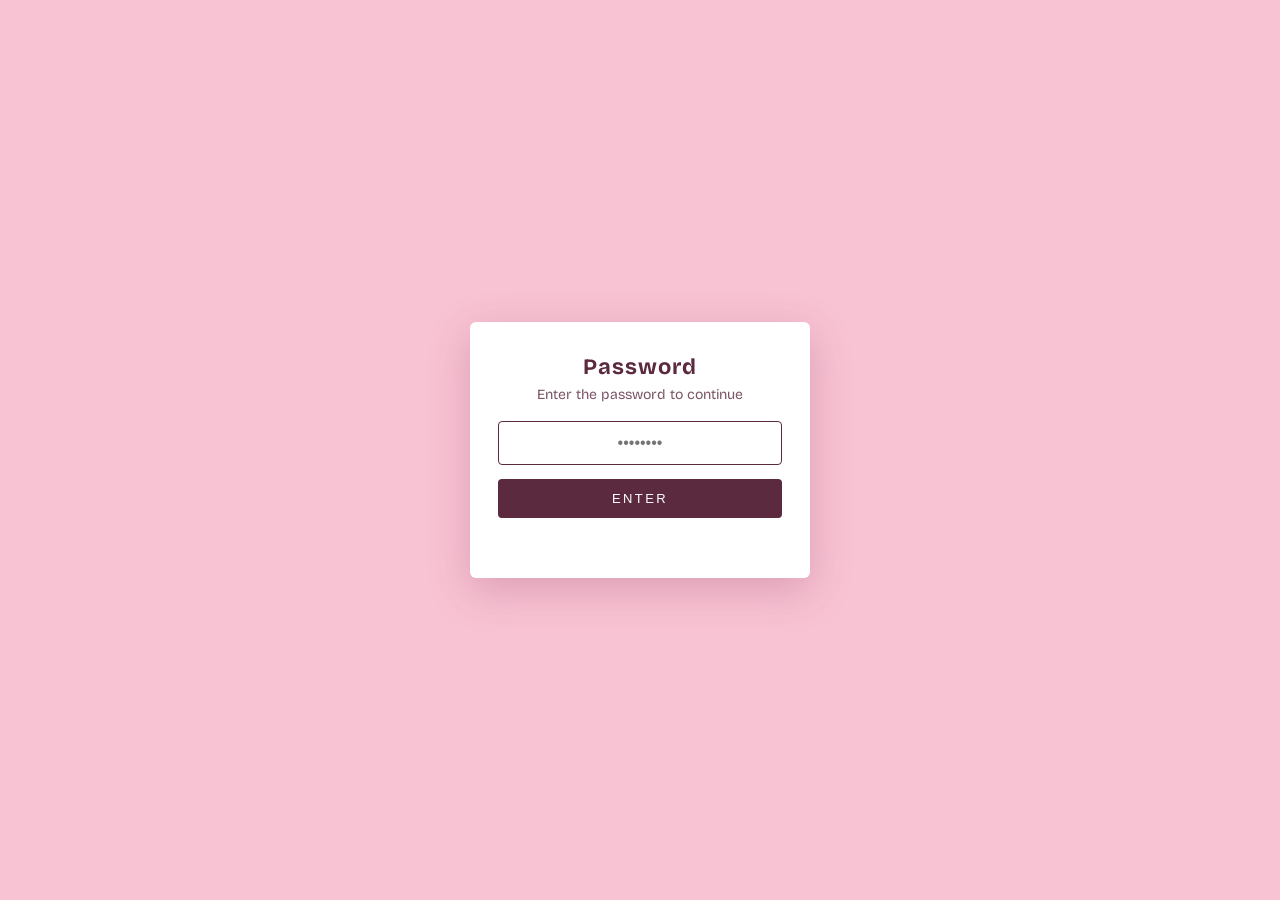
<file: index.html>
<!doctype html><html><head><style id="gate-hide">body{display:none!important}</style><script src="gate.js"></script><meta charset=utf8><meta name=viewport content="width=device-width,initial-scale=1,viewport-fit=cover"><style>:root{color-scheme:light;box-sizing:border-box;padding-top:env(safe-area-inset-top,0px);padding-bottom:env(safe-area-inset-bottom,0px)}html{scroll-padding-top:env(safe-area-inset-top,0px)}body{margin:0;padding:0;font:14px -apple-system,BlinkMacSystemFont,sans-serif;background:#fff;color:#000}img{max-width:100%}[hidden]:not([hidden=until-found i]){display:none!important}</style></head><body>
<title>Maxton</title>
<link rel="preconnect" href="https://fonts.googleapis.com">
<link rel="preconnect" href="https://fonts.gstatic.com" crossorigin>
<link href="https://fonts.googleapis.com/css2?family=Bricolage+Grotesque:opsz,wght@12..96,500;12..96,800&family=Newsreader:ital,opsz,wght@0,6..72,400;1,6..72,400&display=swap" rel="stylesheet">
<style>
  /* Layout: a framed storefront card. Light pink hero with a little girl peeking over its bottom edge, white copy panel below. */
  :root {
    --frame: #FDE9F0;
    --hero: #F8C3D3;
    --paper: #FFFFFF;
    --ink: #5B2A3E;
    --ink-soft: #7A5565;
    --nav: #5B2A3E;
    --accent: #E0457B;
    --skin: #FFDDC8;
    --hair: #4A2B35;
    --blush: #FF86A8;
    --eye: #2A1519;
    --shadow: rgba(150, 60, 100, .24);
    --font-display: "Bricolage Grotesque", "Helvetica Neue", Arial, sans-serif;
    --font-body: "Newsreader", Georgia, "Times New Roman", serif;
  }
  @media (prefers-color-scheme: dark) {
    :root:not([data-theme="light"]) {
      --frame: #e991bd; --hero: #e991bd; --paper: #251821; --ink: #FCE8EF;
      --ink-soft: #D9B8C6; --nav: #FCE8EF; --shadow: rgba(0, 0, 0, .55);
      color-scheme: dark;
    }
  }
  :root[data-theme="dark"] {
    --frame: #2A1620; --hero: #7A3F58; --paper: #251821; --ink: #FCE8EF;
    --ink-soft: #D9B8C6; --nav: #FCE8EF; --shadow: rgba(0, 0, 0, .55);
    color-scheme: dark;
  }

  * { box-sizing: border-box; }
  body {
    background: var(--paper);
    color: var(--ink);
    font-family: var(--font-body);
    padding: 0;
  }
  .card {
    width: 100%;
    min-height: 100vh;
    background: var(--paper);
    overflow: hidden;
  }

  /* hero */
  .hero {
    position: relative;
    background: var(--hero);
    color: var(--nav);
    padding-top: 56px;
    display: flex;
    flex-direction: column;
    align-items: center;
  }
  .bar {
    width: 100%;
    display: grid;
    grid-template-columns: 1fr auto 1fr;
    align-items: center;
    padding-inline: clamp(20px, 6vw, 100px);
    gap: 16px;
  }
  .icon-btn {
    background: none; border: 0; color: inherit; padding: 8px; margin: -8px;
    cursor: pointer; display: inline-flex; line-height: 0; position: relative;
    text-decoration: none;
  }
  .icon-btn:focus-visible, .cta:focus-visible {
    outline: 2px solid currentColor; outline-offset: 4px;
  }
  .bar .left { justify-self: start; }
  .bar .right { justify-self: end; }
  .middle { justify-self: center; }
  .logo {
    font-family: var(--font-display); font-weight: 800; font-size: 24px;
    letter-spacing: -.01em; color: inherit; text-decoration: none;
  }

  .art-wrap {
    width: min(44%, 400px);
    min-width: 230px;
    margin-top: clamp(60px, 9vw, 110px);
    line-height: 0;
  }
  .girl { width: 100%; height: auto; display: block; }
  .pupil { transition: transform .12s ease-out; }
  .eye { transform-box: fill-box; transform-origin: center; animation: blink 6s infinite; }
  @keyframes blink { 0%, 94%, 100% { transform: scaleY(1); } 97% { transform: scaleY(.1); } }
  @media (prefers-reduced-motion: reduce) {
    .eye { animation: none; }
    .pupil { transition: none; }
  }

  /* copy panel */
  .copy {
    text-align: center;
    padding: clamp(36px, 6vw, 64px) 24px clamp(48px, 8vw, 96px);
    display: flex; flex-direction: column; align-items: center;
  }
  .kicker {
    font-style: italic; font-size: 18px; letter-spacing: .08em; color: var(--ink-soft);
    margin: 0;
  }
  h1 {
    font-family: var(--font-display); font-weight: 800; color: var(--ink);
    font-size: clamp(34px, 6vw, 52px); letter-spacing: .24em; margin: 10px 0 0;
    padding-left: .24em; /* offsets trailing tracking so the word centres optically */
    text-wrap: balance;
  }
  .copy p.body {
    max-width: 46ch; margin: 28px 0 0; font-size: 17px; line-height: 1.7; color: var(--ink-soft);
    text-wrap: pretty;
  }
  .meta {
    margin: 22px 0 0; font-size: 14px; letter-spacing: .04em; color: var(--ink-soft);
    font-variant-numeric: tabular-nums;
  }
  .cta {
    margin-top: 32px; font-family: var(--font-display); font-weight: 500; font-size: 13px;
    letter-spacing: .18em; text-transform: uppercase; text-decoration: none;
    color: var(--ink); padding: 14px 26px; border: 1.5px solid var(--ink);
    transition: background .2s, color .2s;
  }
  .cta:hover { background: var(--ink); color: var(--paper); }

  /* small screens: links tuck into a menu */
  @media (max-width: 680px) {
    .hero { padding-top: 32px; }
    .bar { grid-template-columns: 40px 1fr 40px; padding-inline: 20px; }
    .art-wrap { width: min(70%, 300px); }
  }
</style>

<main class="card">
  <section class="hero" id="hero">
    <div class="bar">
      <div class="left">
        <a class="icon-btn" href="diary.html" aria-label="Diary">
          <svg width="21" height="20" viewBox="0 0 21 20" fill="none" stroke="currentColor" stroke-width="1.7" stroke-linejoin="round" stroke-linecap="round" aria-hidden="true"><path d="M3 3.5A2.5 2.5 0 0 1 5.5 1H18v16H5.5A2.5 2.5 0 0 0 3 19V3.5Z"/><path d="M3 3.5v15.5M7 5h7M7 8h7"/></svg>
        </a>
      </div>
      <nav class="middle" aria-label="Main">
        <a class="logo" href="album.html">Prachiiiiiiiiiiiiiiii</a>
      </nav>
      <div class="right">
        <a class="icon-btn" href="pika.html" aria-label="Camera">
          <svg width="22" height="20" viewBox="0 0 22 20" fill="none" stroke="currentColor" stroke-width="1.7" stroke-linejoin="round" stroke-linecap="round" aria-hidden="true"><path d="M2 6.5h4l1.5-3h7l1.5 3h4v11H2v-11Z"/><circle cx="11" cy="12" r="3.5"/><path d="M17.5 9h.01"/></svg>
        </a>
      </div>
    </div>

    <div class="art-wrap">
      <svg class="girl" id="girl" viewBox="0 0 400 290" role="img" aria-label="A little girl with hair buns peeking over the edge of the page">
        <!-- hair buns -->
        <circle cx="108" cy="58" r="38" fill="var(--hair)"/>
        <circle cx="292" cy="58" r="38" fill="var(--hair)"/>
        <!-- back hair -->
        <ellipse cx="200" cy="200" rx="152" ry="150" fill="var(--hair)"/>
        <!-- ribbons -->
        <path fill="var(--accent)" d="M128 96l-26-6 4 28 22-10Zm-4 0l10 22 22-12Z" opacity="0"/>
        <ellipse cx="136" cy="98" rx="20" ry="9" transform="rotate(-28 136 98)" fill="var(--accent)"/>
        <ellipse cx="264" cy="98" rx="20" ry="9" transform="rotate(28 264 98)" fill="var(--accent)"/>
        <!-- face -->
        <ellipse cx="200" cy="220" rx="120" ry="116" fill="var(--skin)"/>
        <!-- bangs -->
        <path fill="var(--hair)" d="M82 222C78 124 132 92 200 92s122 32 118 130c-10-44-26-70-48-84-22 14-44 12-70-8-26 20-48 22-70 8-22 14-38 40-48 84Z"/>
        <!-- eyes -->
        <g class="eye">
          <ellipse cx="148" cy="204" rx="23" ry="26" fill="#fff"/>
          <g class="pupil" data-r="7"><circle cx="148" cy="200" r="16" fill="var(--eye)"/><circle cx="142" cy="193" r="5.5" fill="#fff"/><circle cx="154" cy="197" r="2.2" fill="#fff"/></g>
        </g>
        <g class="eye">
          <ellipse cx="252" cy="204" rx="23" ry="26" fill="#fff"/>
          <g class="pupil" data-r="7"><circle cx="252" cy="200" r="16" fill="var(--eye)"/><circle cx="246" cy="193" r="5.5" fill="#fff"/><circle cx="258" cy="197" r="2.2" fill="#fff"/></g>
        </g>
        <!-- brows -->
        <path d="M128 170c8-7 20-8 30-3M272 170c-8-7-20-8-30-3" stroke="var(--hair)" stroke-width="4" stroke-linecap="round" fill="none"/>
        <!-- cheeks -->
        <ellipse cx="112" cy="248" rx="19" ry="11" fill="var(--blush)" opacity=".55"/>
        <ellipse cx="288" cy="248" rx="19" ry="11" fill="var(--blush)" opacity=".55"/>
        <!-- nose and smile -->
        <path d="M196 240c3 3 5 3 8 0" stroke="#D9987E" stroke-width="3" stroke-linecap="round" fill="none"/>
        <path d="M180 262c10 9 30 9 40 0" stroke="#C46A6A" stroke-width="3.5" stroke-linecap="round" fill="none"/>
        <!-- hands gripping the edge -->
        <g fill="var(--skin)">
          <ellipse cx="96" cy="286" rx="30" ry="15"/>
          <circle cx="76" cy="274" r="9"/><circle cx="94" cy="268" r="9"/><circle cx="112" cy="270" r="9"/>
          <ellipse cx="304" cy="286" rx="30" ry="15"/>
          <circle cx="324" cy="274" r="9"/><circle cx="306" cy="268" r="9"/><circle cx="288" cy="270" r="9"/>
        </g>
      </svg>
    </div>
  </section>

  <section class="copy">
    <p class="kicker">Meet</p>
    <h1>Prachiiiiiiiii</h1>
    <p class="body">Prachiiiiiiiiiiiiiiii ak aisi ladki jo muje bohot jada psnd h jo bohot jada achii h hmesha mera sath deti h aur hmesha muje hasati h... han kabhi kabhi mea usse naraz kar deta hu lekin vo muje hmesha maaaf kar deti h 
      well thanks prachiii mere liye itna kuch karne ke liye aur hmesha mere sath rehne ke liye... i love you prachiii 
      Tum hi meri zindagi ho aur hmesha meri zindagi me rahogi... aur ye lo choti si bachhi h vo tum ho sabse cute...
    </p>
  </section>
</main>

<script>
  (function () {
    var girl = document.getElementById('girl');
    var pupils = girl.querySelectorAll('.pupil');
    var reduce = window.matchMedia('(prefers-reduced-motion: reduce)').matches;
    if (reduce) return;
    window.addEventListener('pointermove', function (e) {
      var r = girl.getBoundingClientRect();
      var cx = r.left + r.width / 2, cy = r.top + r.height * 0.68;
      var dx = e.clientX - cx, dy = e.clientY - cy;
      var d = Math.hypot(dx, dy) || 1;
      var k = Math.min(1, d / 260);
      pupils.forEach(function (p) {
        var max = parseFloat(p.getAttribute('data-r')) || 7;
        p.style.transform = 'translate(' + (dx / d * max * k).toFixed(2) + 'px,' + (dy / d * max * k).toFixed(2) + 'px)';
      });
    });
  })();
</script>

</body></html>
</file>
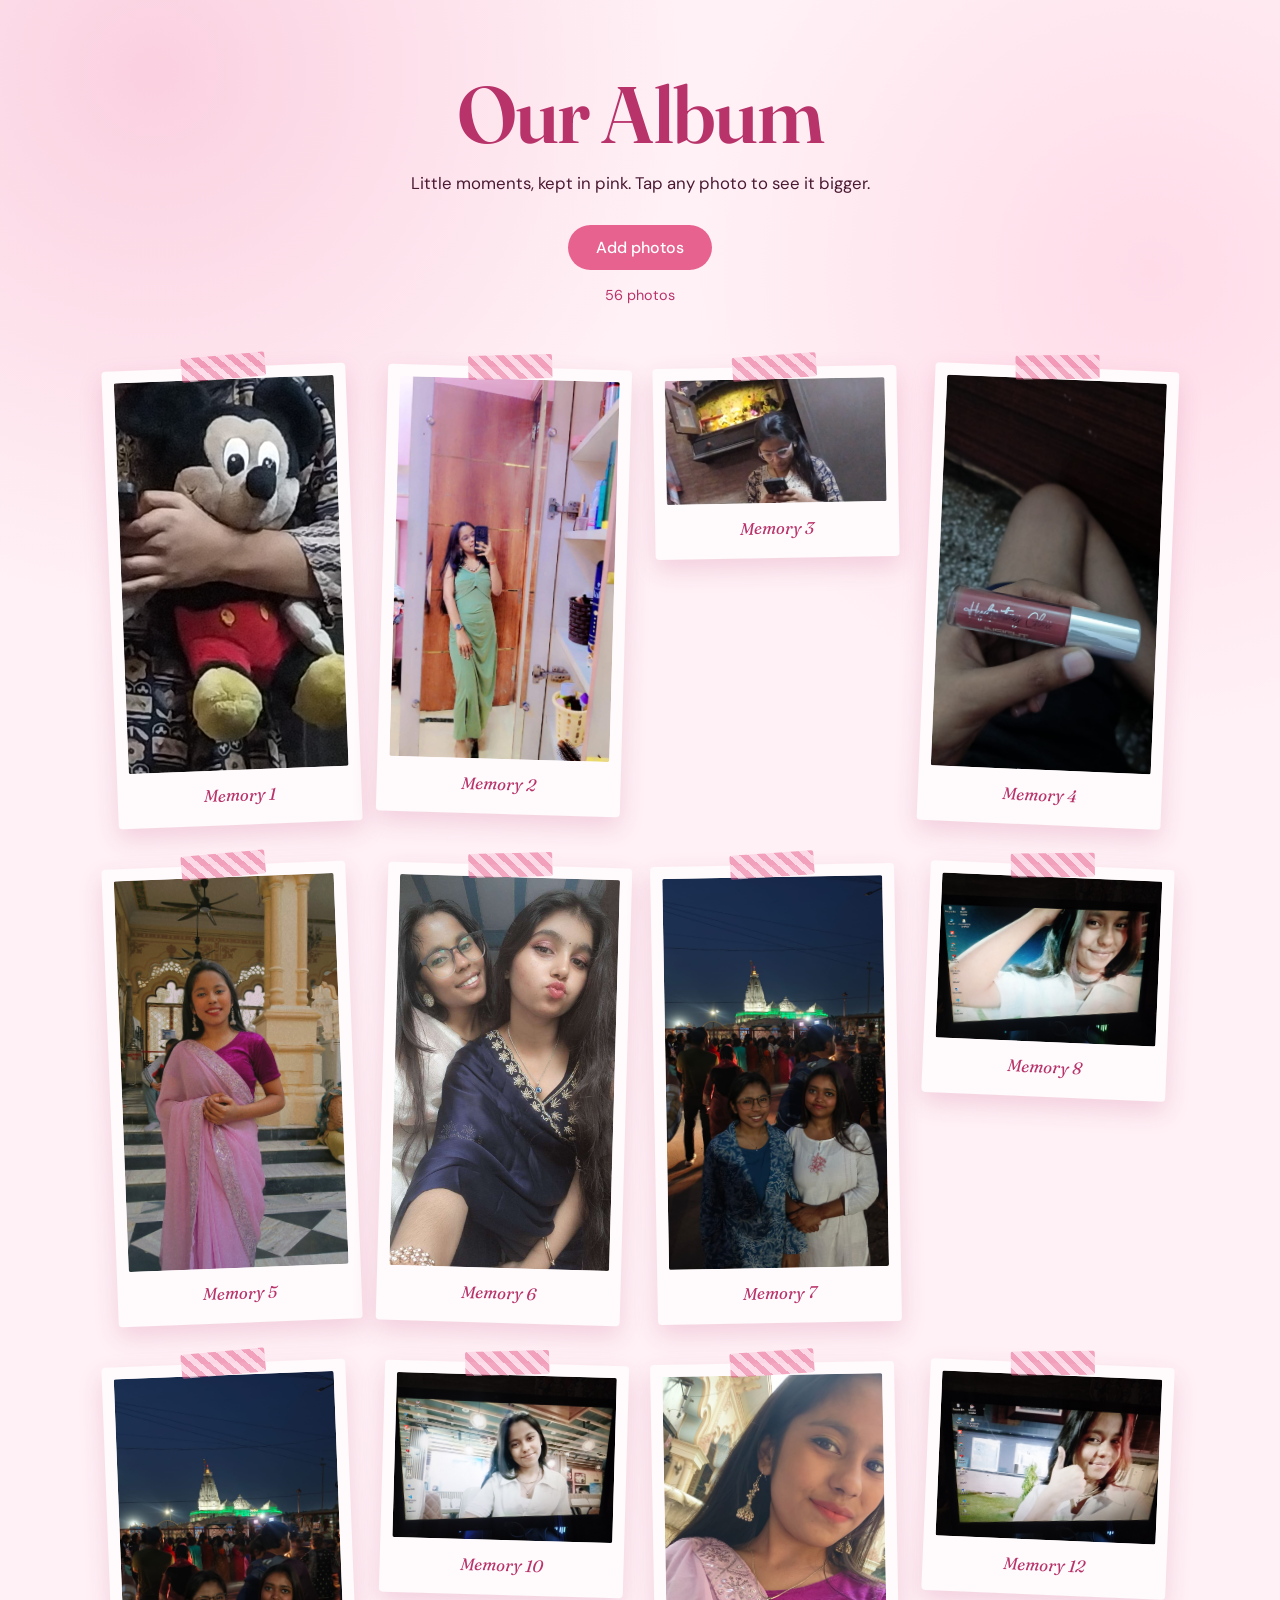
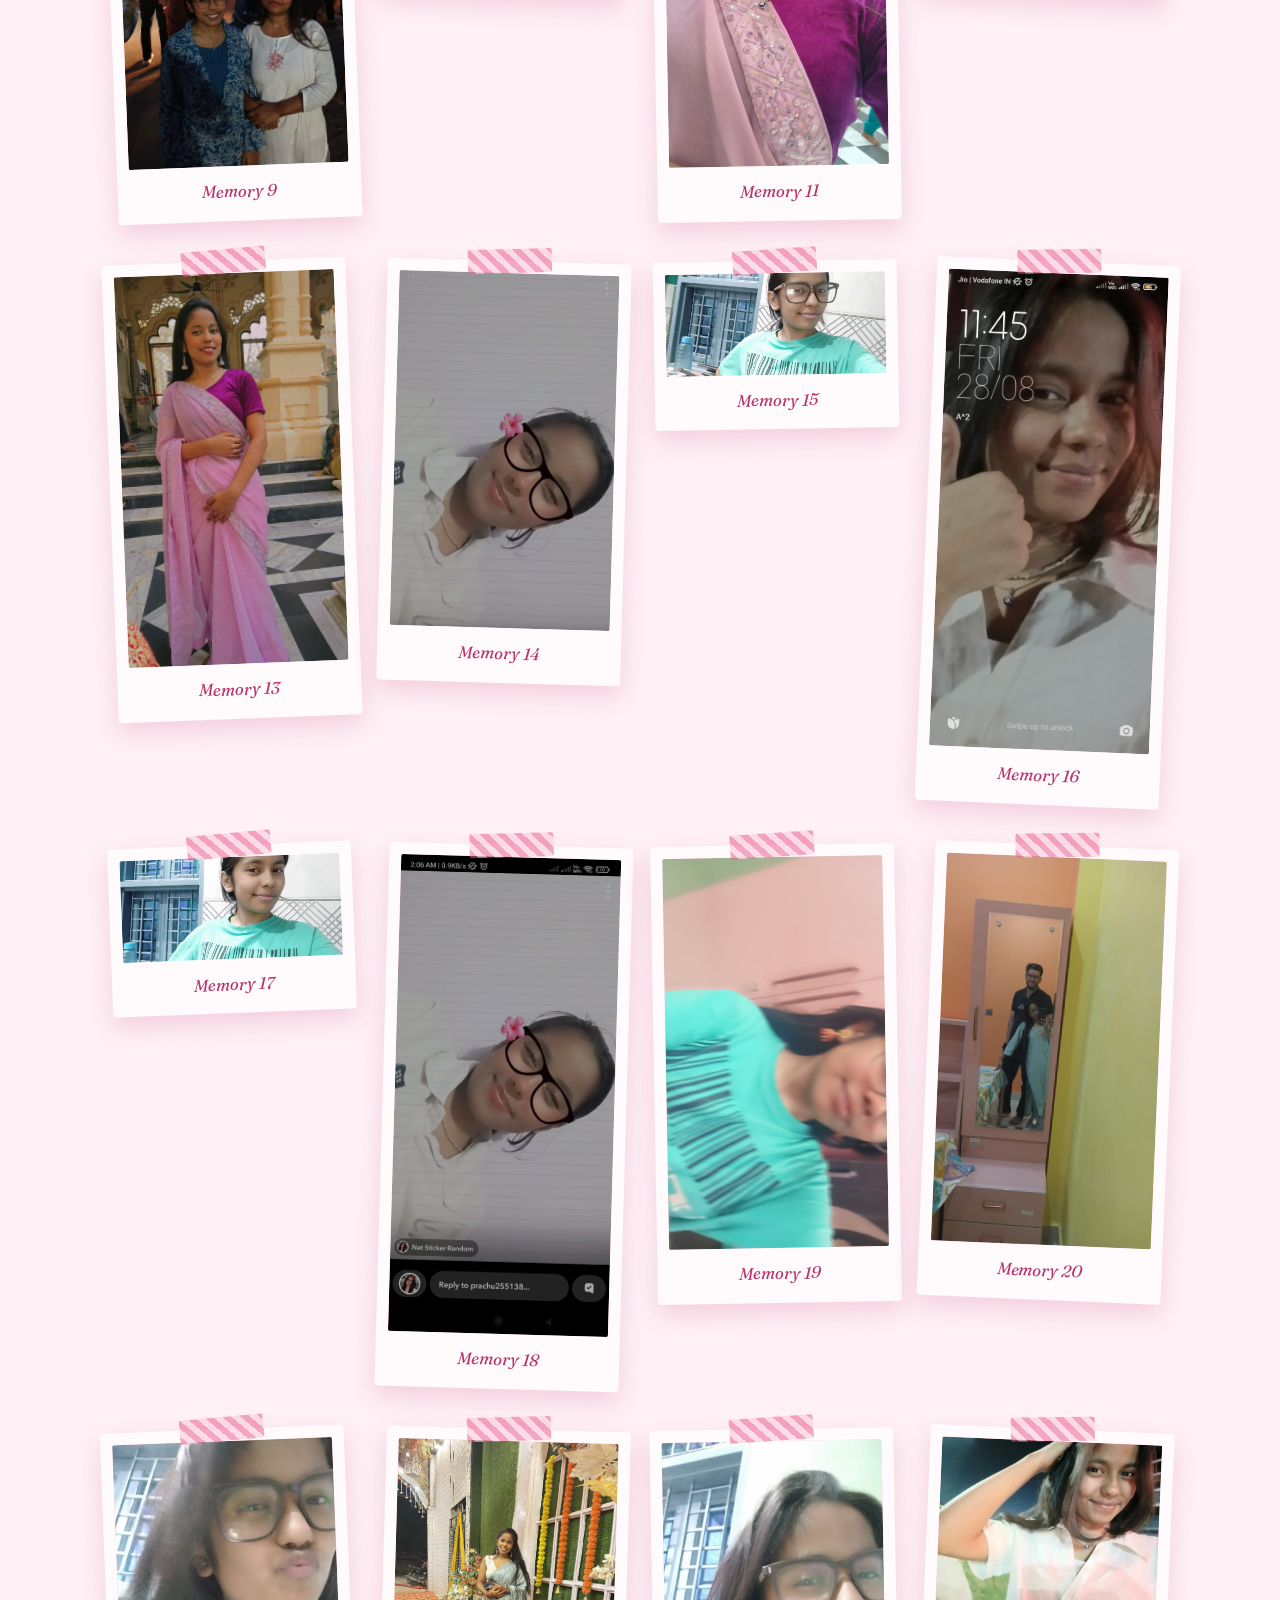
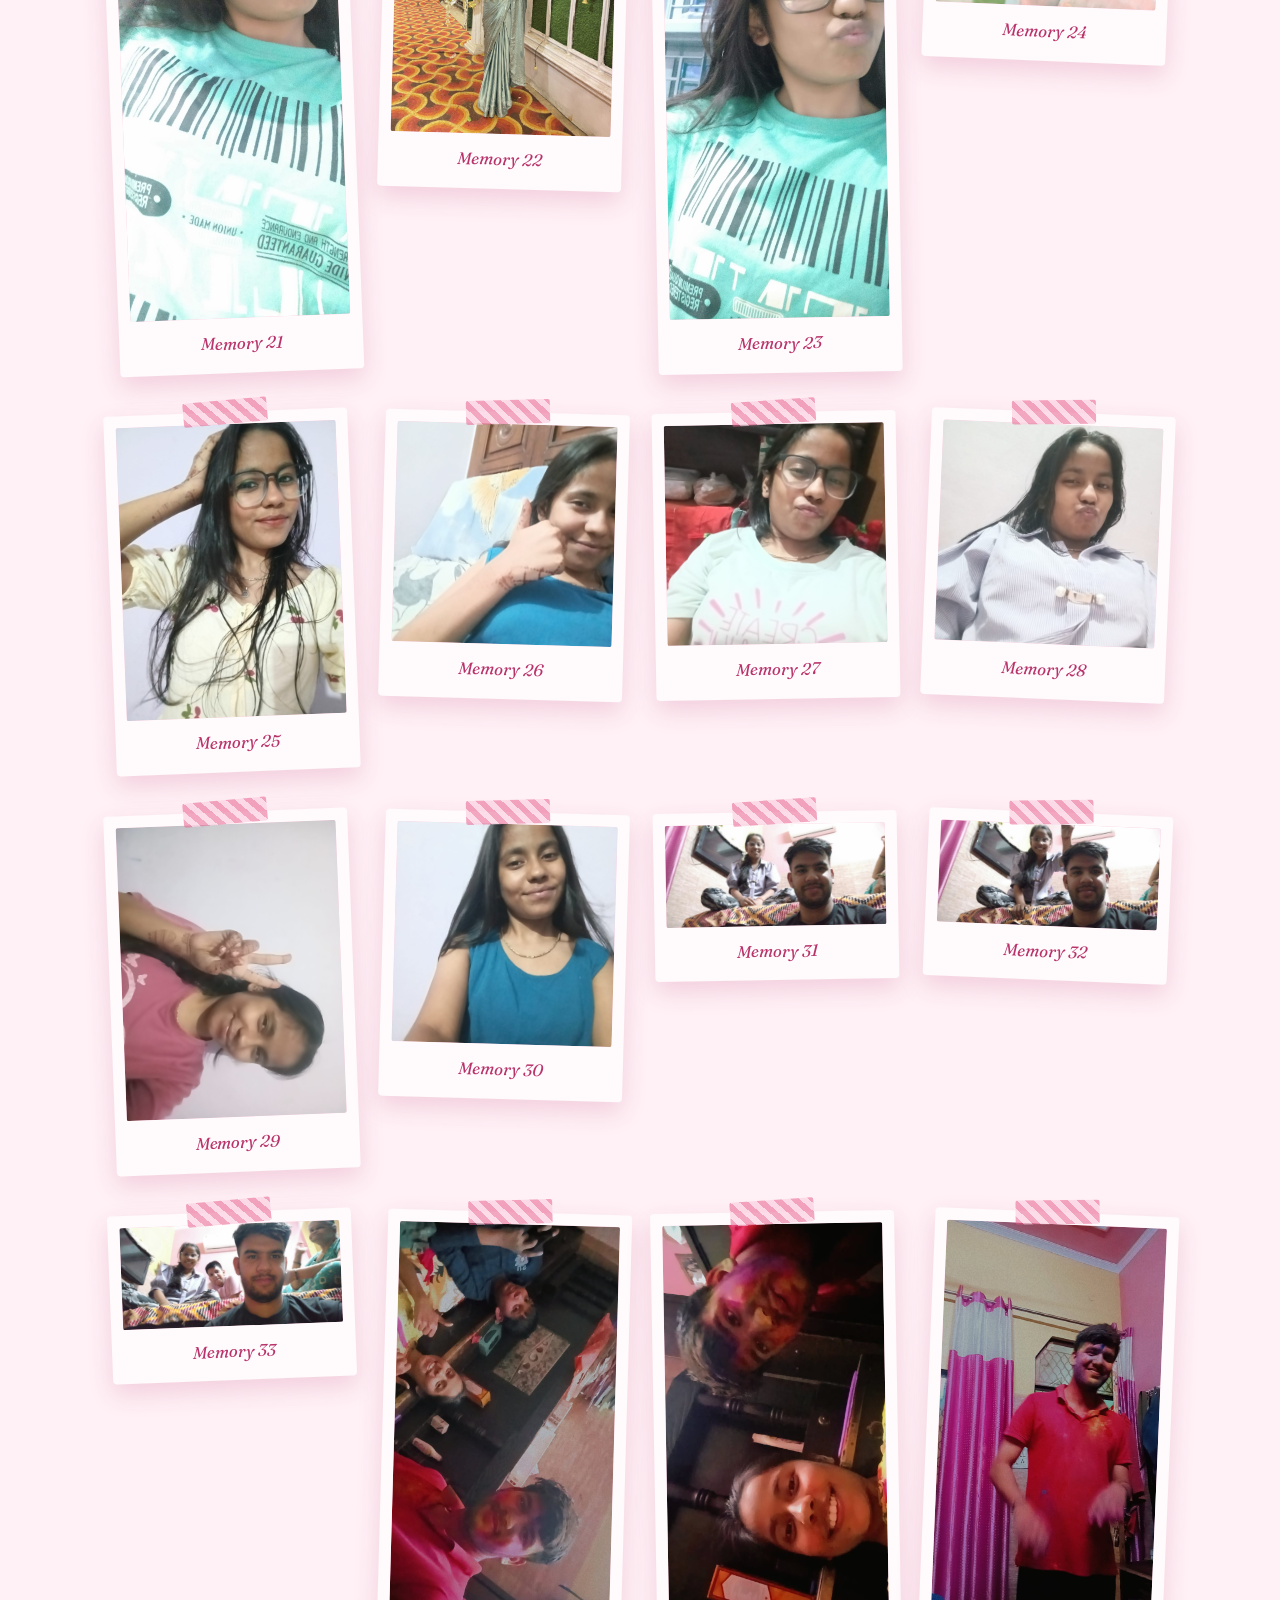
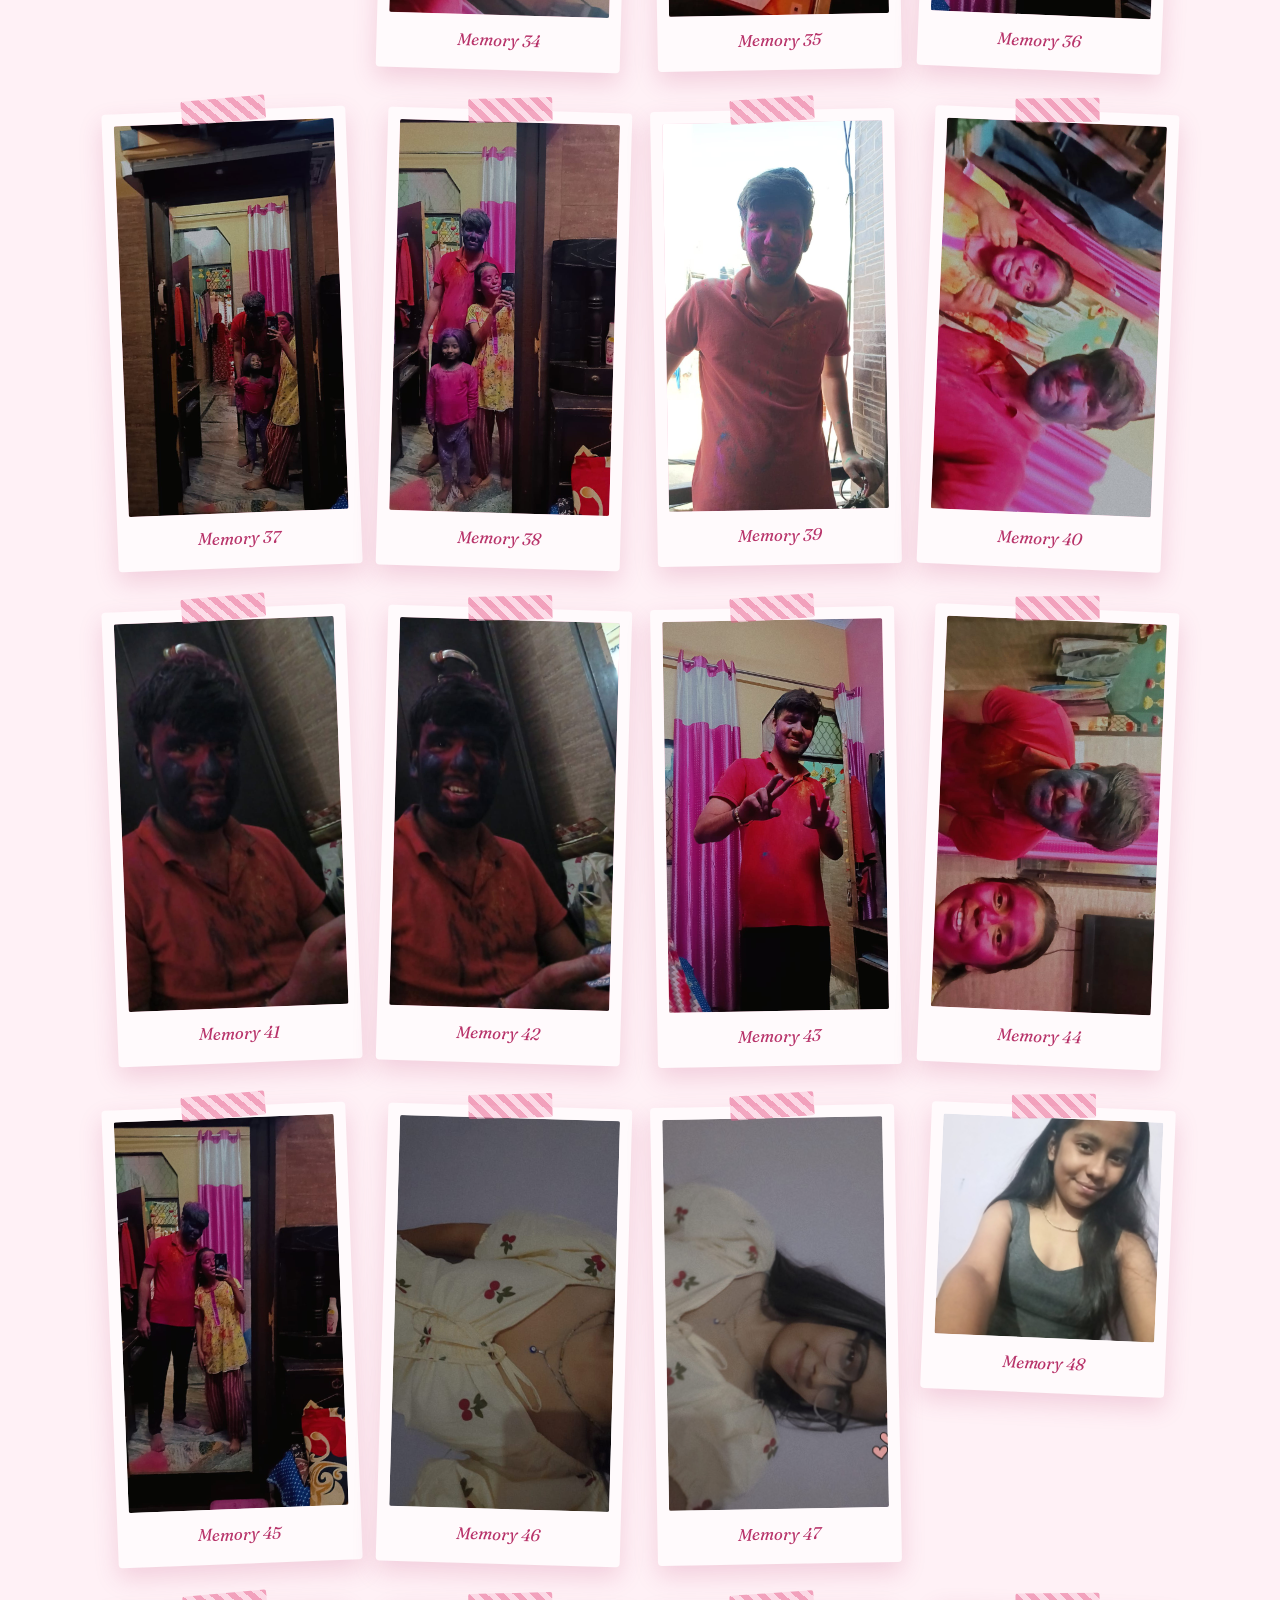
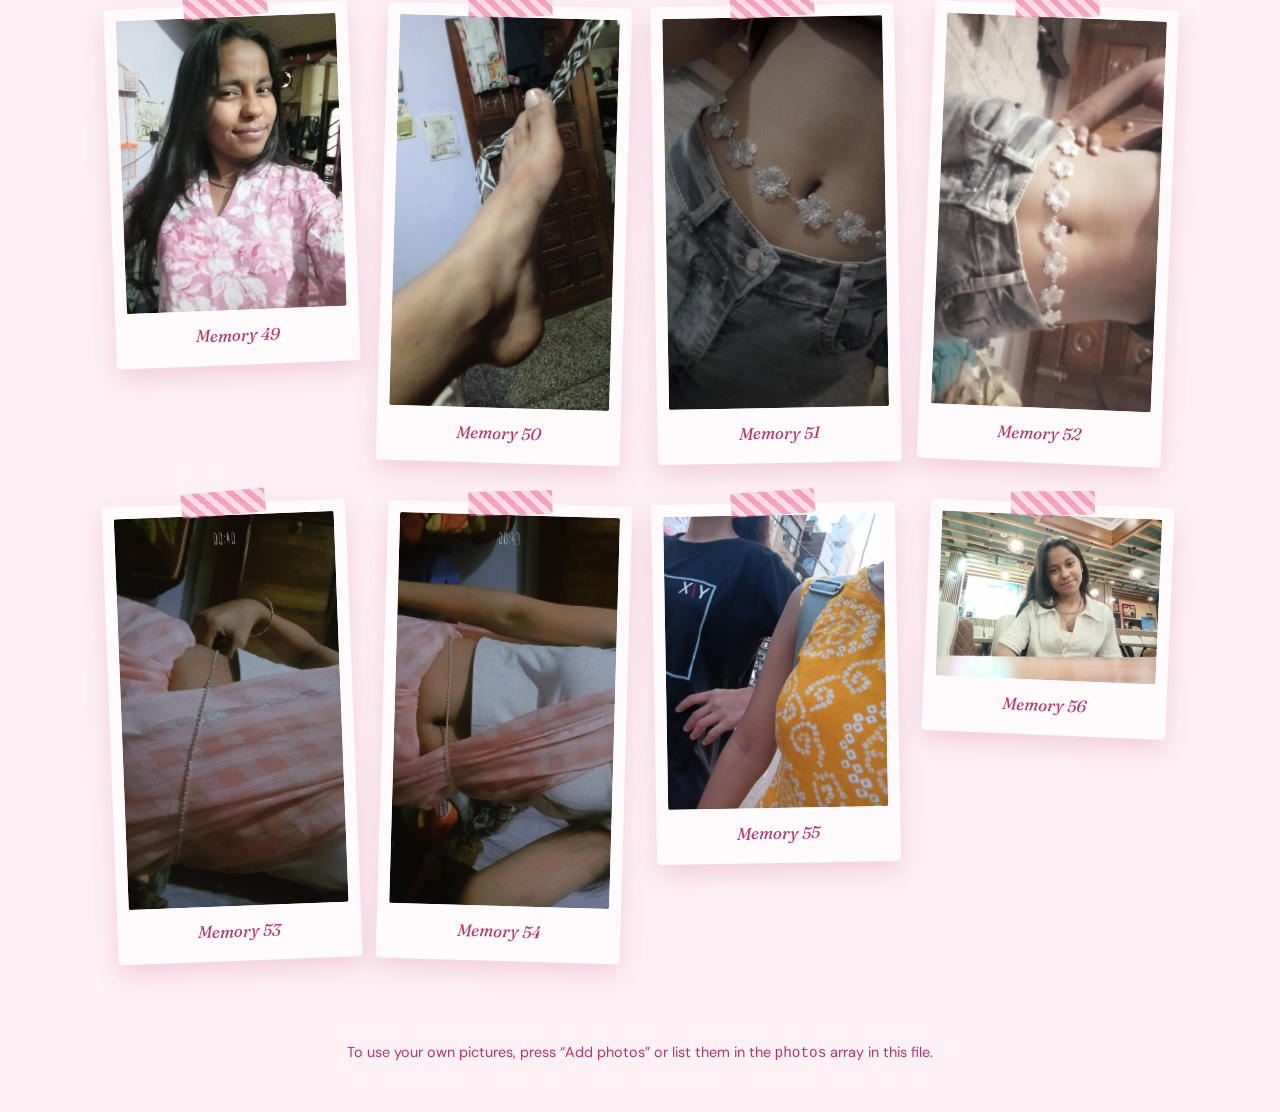
<file: album.html>
<!DOCTYPE html>
<html lang="en">
<head>
<meta charset="UTF-8">
<meta name="viewport" content="width=device-width, initial-scale=1">
<title>My Photo Album</title>
<link rel="preconnect" href="https://fonts.googleapis.com">
<link rel="preconnect" href="https://fonts.gstatic.com" crossorigin>
<link href="https://fonts.googleapis.com/css2?family=Fraunces:ital,wght@0,600;1,500&family=DM+Sans:wght@400;500&display=swap" rel="stylesheet">
<style>
:root{
  --blush:#fff1f6; --petal:#fbd0e0; --rose:#e8628f; --berry:#b8336a; --plum:#4a1a33; --paper:#fffafc;
  --display:'Fraunces',Georgia,serif; --body:'DM Sans',system-ui,sans-serif;
}
*{box-sizing:border-box;margin:0}
body{
  font-family:var(--body); color:var(--plum); line-height:1.6;
  background:
    radial-gradient(circle at 12% 8%, var(--petal) 0, transparent 38%),
    radial-gradient(circle at 90% 30%, #ffdbe8 0, transparent 35%),
    var(--blush);
  background-attachment:fixed; min-height:100vh;
}
header{text-align:center; padding:72px 20px 36px}
h1{font-family:var(--display); font-weight:600; font-size:clamp(2.6rem,8vw,5rem); line-height:1.05; color:var(--berry); letter-spacing:-.02em}
header p{margin:14px auto 28px; max-width:44ch; font-size:1.05rem}
.btn{
  font:500 1rem var(--body); cursor:pointer; border:0; border-radius:999px;
  padding:12px 28px; background:var(--rose); color:#fff; transition:background .2s, transform .15s;
}
.btn:hover{background:var(--berry)} .btn:active{transform:scale(.97)}
:focus-visible{outline:3px solid var(--berry); outline-offset:3px}
.count{margin-top:14px; font-size:.9rem; color:var(--berry)}

main{max-width:1100px; margin:0 auto; padding:24px 20px 80px}
.grid{display:grid; grid-template-columns:repeat(auto-fill,minmax(230px,1fr)); gap:40px 28px; align-items:start}
.card{
  position:relative; background:var(--paper); padding:12px 12px 16px; border:0; text-align:left; cursor:pointer;
  box-shadow:0 10px 24px rgba(184,51,106,.18); border-radius:4px; font:inherit; color:inherit;
  transform:rotate(var(--tilt,0deg)); transition:transform .25s, box-shadow .25s;
}
.card:nth-child(4n+1){--tilt:-2.2deg} .card:nth-child(4n+2){--tilt:1.6deg}
.card:nth-child(4n+3){--tilt:-1deg} .card:nth-child(4n){--tilt:2.4deg}
.card:hover{transform:rotate(0) translateY(-6px) scale(1.03); box-shadow:0 18px 34px rgba(184,51,106,.28); z-index:2}
.card::before{ /* washi tape */
  content:""; position:absolute; top:-12px; left:50%; width:84px; height:24px; margin-left:-42px;
  background:repeating-linear-gradient(45deg,rgba(232,98,143,.55) 0 6px,rgba(251,208,224,.7) 6px 12px);
  transform:rotate(-3deg); border-radius:2px;
}
.card .img{width:100%; border-radius:2px; overflow:hidden; display:block; background:var(--petal)}
.card img{width:100%; height:auto; display:block}
.ph{width:100%; aspect-ratio:1/1; display:grid; place-items:center}
.card .cap{display:block; margin-top:12px; font-family:var(--display); font-style:italic; font-size:1.05rem; text-align:center; color:var(--berry)}
.ph svg{width:46%; opacity:.9}

.lightbox{position:fixed; inset:0; background:rgba(74,26,51,.88); display:none; align-items:center; justify-content:center; flex-direction:column; padding:24px; z-index:10}
.lightbox.open{display:flex}
.lightbox figure{max-width:min(92vw,820px); text-align:center; background:var(--paper); padding:14px 14px 18px; border-radius:4px}
.lightbox .big{display:flex; justify-content:center; background:var(--petal)}
.lightbox .big .ph{width:min(80vw,520px)}
.lightbox img{display:block; max-width:min(86vw,780px); max-height:72vh; width:auto; height:auto}
.lightbox figcaption{margin-top:12px; font-family:var(--display); font-style:italic; font-size:1.25rem; color:var(--berry)}
.nav{position:absolute; top:50%; transform:translateY(-50%); width:48px; height:48px; border-radius:50%; border:0; background:var(--petal); color:var(--berry); font-size:1.5rem; cursor:pointer}
.nav:hover{background:#fff}
.prev{left:16px} .next{right:16px}
.close{position:absolute; top:16px; right:16px; width:44px; height:44px; border-radius:50%; border:0; background:var(--petal); color:var(--berry); font-size:1.4rem; cursor:pointer}
footer{text-align:center; padding:0 20px 48px; font-size:.9rem; color:var(--berry)}
@media (prefers-reduced-motion:reduce){*{transition:none!important}}
</style>
</head>
<body>
<header>
  <h1>Our Album</h1>
  <p>Little moments, kept in pink. Tap any photo to see it bigger.</p>
  <button class="btn" id="addBtn">Add photos</button>
  <input type="file" id="file" accept="image/*" multiple hidden>
  <div class="count" id="count"></div>
</header>

<main><div class="grid" id="grid"></div></main>
<footer>To use your own pictures, press “Add photos” or list them in the <code>photos</code> array in this file.</footer>

<div class="lightbox" id="lb" role="dialog" aria-modal="true" aria-label="Photo viewer">
  <button class="close" id="close" aria-label="Close">×</button>
  <button class="nav prev" id="prev" aria-label="Previous photo">‹</button>
  <figure><div class="big" id="big"></div><figcaption id="lbCap"></figcaption></figure>
  <button class="nav next" id="next" aria-label="Next photo">›</button>
</div>

<script>
/* Put your own photos here: { src: "images/pic1.jpg", caption: "Beach day" } */
const photos = [
  { src: "images/1 (1).jpeg", caption: "Memory 1" },
  { src: "images/1 (1).jpg", caption: "Memory 2" },
  { src: "images/1 (2).jpeg", caption: "Memory 3" },
  { src: "images/1 (2).jpg", caption: "Memory 4" },
  { src: "images/1 (3).jpeg", caption: "Memory 5" },
  { src: "images/1 (3).jpg", caption: "Memory 6" },
  { src: "images/1 (4).jpeg", caption: "Memory 7" },
  { src: "images/1 (4).jpg", caption: "Memory 8" },
  { src: "images/1 (5).jpeg", caption: "Memory 9" },
  { src: "images/1 (5).jpg", caption: "Memory 10" },
  { src: "images/1 (6).jpeg", caption: "Memory 11" },
  { src: "images/1 (6).jpg", caption: "Memory 12" },
  { src: "images/1 (7).jpeg", caption: "Memory 13" },
  { src: "images/1 (7).jpg", caption: "Memory 14" },
  { src: "images/1 (8).jpeg", caption: "Memory 15" },
  { src: "images/1 (8).jpg", caption: "Memory 16" },
  { src: "images/1 (9).jpeg", caption: "Memory 17" },
  { src: "images/1 (9).jpg", caption: "Memory 18" },
  { src: "images/1 (10).jpeg", caption: "Memory 19" },
  { src: "images/1 (10).jpg", caption: "Memory 20" },
  { src: "images/1 (11).jpeg", caption: "Memory 21" },
  { src: "images/1 (11).jpg", caption: "Memory 22" },
  { src: "images/1 (12).jpeg", caption: "Memory 23" },
  { src: "images/1 (12).jpg", caption: "Memory 24" },
  { src: "images/1 (13).jpg", caption: "Memory 25" },
  { src: "images/1 (14).jpg", caption: "Memory 26" },
  { src: "images/1 (15).jpg", caption: "Memory 27" },
  { src: "images/1 (16).jpg", caption: "Memory 28" },
  { src: "images/1 (17).jpg", caption: "Memory 29" },
  { src: "images/1 (18).jpg", caption: "Memory 30" },
  { src: "images/1 (19).jpg", caption: "Memory 31" },
  { src: "images/1 (20).jpg", caption: "Memory 32" },
  { src: "images/1 (21).jpg", caption: "Memory 33" },
  { src: "images/1 (22).jpg", caption: "Memory 34" },
  { src: "images/1 (23).jpg", caption: "Memory 35" },
  { src: "images/1 (24).jpg", caption: "Memory 36" },
  { src: "images/1 (25).jpg", caption: "Memory 37" },
  { src: "images/1 (26).jpg", caption: "Memory 38" },
  { src: "images/1 (27).jpg", caption: "Memory 39" },
  { src: "images/1 (28).jpg", caption: "Memory 40" },
  { src: "images/1 (29).jpg", caption: "Memory 41" },
  { src: "images/1 (30).jpg", caption: "Memory 42" },
  { src: "images/1 (31).jpg", caption: "Memory 43" },
  { src: "images/1 (32).jpg", caption: "Memory 44" },
  { src: "images/1 (33).jpg", caption: "Memory 45" },
  { src: "images/1 (34).jpg", caption: "Memory 46" },
  { src: "images/1 (35).jpg", caption: "Memory 47" },
  { src: "images/1 (36).jpg", caption: "Memory 48" },
  { src: "images/1 (37).jpg", caption: "Memory 49" },
  { src: "images/1 (38).jpg", caption: "Memory 50" },
  { src: "images/1 (39).jpg", caption: "Memory 51" },
  { src: "images/1 (40).jpg", caption: "Memory 52" },
  { src: "images/1 (41).jpg", caption: "Memory 53" },
  { src: "images/1 (42).jpg", caption: "Memory 54" },
  { src: "images/1 (43).jpg", caption: "Memory 55" },
  { src: "images/1 (44).jpg", caption: "Memory 56" }
];

const sampleCaptions = ["Sunday picnic","Golden hour","Best friends","Cherry blossoms","Birthday cake","Road trip","Rainy window","Sweet memories"];
const sampleColors = [["#f9a8c6","#ffe0ec"],["#ff8fb3","#ffd1e1"],["#f4b6d2","#fff0f6"],["#e87aa5","#fbd0e0"],
                      ["#ffb3cf","#ffe8f1"],["#f08ab0","#fcd5e4"],["#f7a1c2","#fff1f6"],["#e8628f","#fbc4d8"]];
const heart = '<svg viewBox="0 0 24 24" fill="#fff"><path d="M12 21s-7.5-4.6-9.6-9.3C.9 8.3 3 4.5 6.6 4.5c2 0 3.6 1.1 5.4 3.2 1.8-2.1 3.4-3.2 5.4-3.2 3.6 0 5.7 3.8 4.2 7.2C19.5 16.4 12 21 12 21z"/></svg>';

let items = photos.length ? [...photos] : sampleCaptions.map((c,i)=>({caption:c, ph:sampleColors[i]}));
let current = 0;
const grid = document.getElementById('grid');

function thumb(it, big){
  if(it.src) return `<img src="${it.src}" alt="${it.caption||'Photo'}">`;
  return `<div class="ph" style="background:linear-gradient(135deg,${it.ph[0]},${it.ph[1]})">${heart}</div>`;
}
function render(){
  grid.innerHTML = '';
  items.forEach((it,i)=>{
    const b = document.createElement('button');
    b.className = 'card';
    b.setAttribute('aria-label', 'Open ' + (it.caption||'photo '+(i+1)));
    b.innerHTML = `<span class="img">${thumb(it)}</span><span class="cap">${it.caption||''}</span>`;
    b.onclick = () => openAt(i);
    grid.appendChild(b);
  });
  document.getElementById('count').textContent = items.length + (items.length===1?' photo':' photos');
}
const lb = document.getElementById('lb');
function openAt(i){
  current = (i + items.length) % items.length;
  const it = items[current];
  document.getElementById('big').innerHTML = thumb(it, true);
  document.getElementById('lbCap').textContent = it.caption || '';
  lb.classList.add('open');
  document.getElementById('close').focus();
}
const closeLb = () => lb.classList.remove('open');
document.getElementById('close').onclick = closeLb;
document.getElementById('prev').onclick = () => openAt(current-1);
document.getElementById('next').onclick = () => openAt(current+1);
lb.addEventListener('click', e => { if(e.target === lb) closeLb(); });
document.addEventListener('keydown', e => {
  if(!lb.classList.contains('open')) return;
  if(e.key==='Escape') closeLb();
  if(e.key==='ArrowLeft') openAt(current-1);
  if(e.key==='ArrowRight') openAt(current+1);
});

const fileInput = document.getElementById('file');
document.getElementById('addBtn').onclick = () => fileInput.click();
fileInput.onchange = () => {
  const added = [...fileInput.files].map(f => ({
    src: URL.createObjectURL(f),
    caption: f.name.replace(/\.[^.]+$/,'').replace(/[-_]+/g,' ')
  }));
  if(!photos.length && items.every(i=>i.ph)) items = [];  // replace samples on first upload
  items = items.concat(added);
  render();
};
render();
</script>
</body>
</html>
</file>
